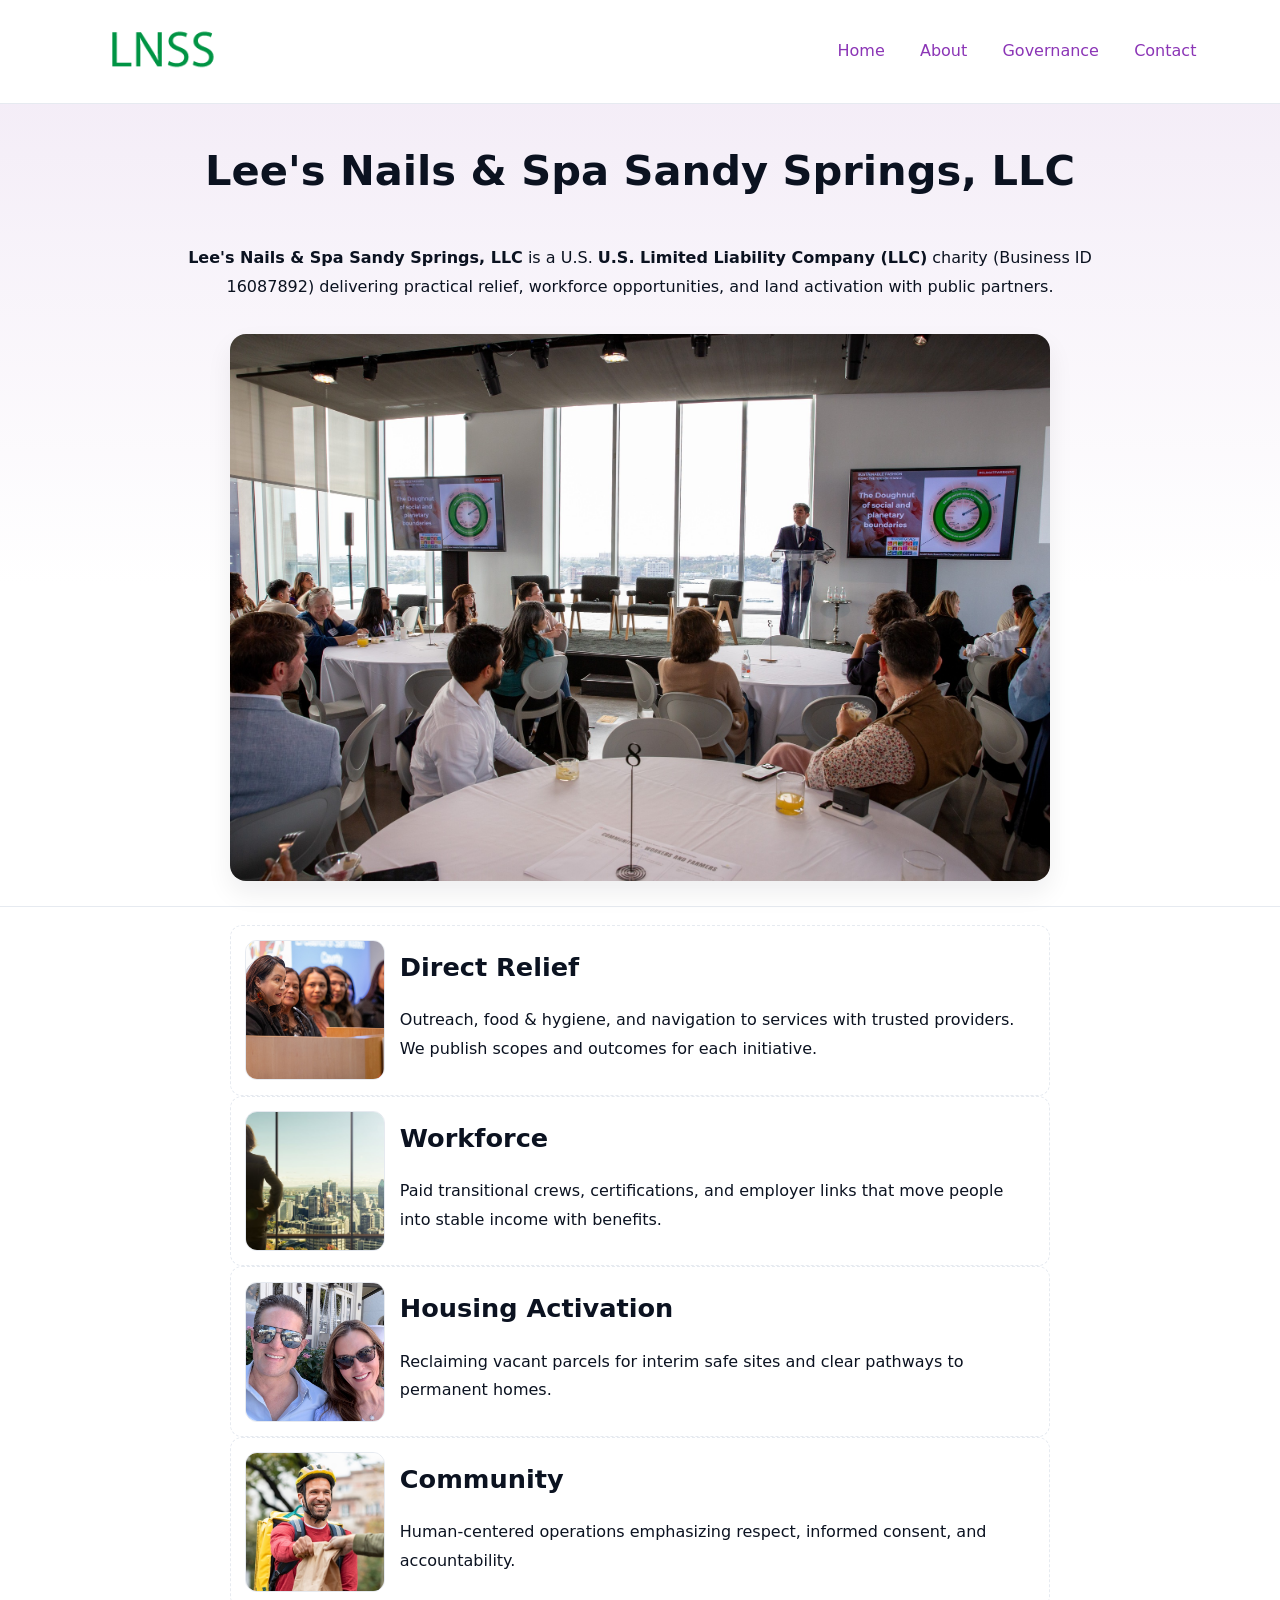
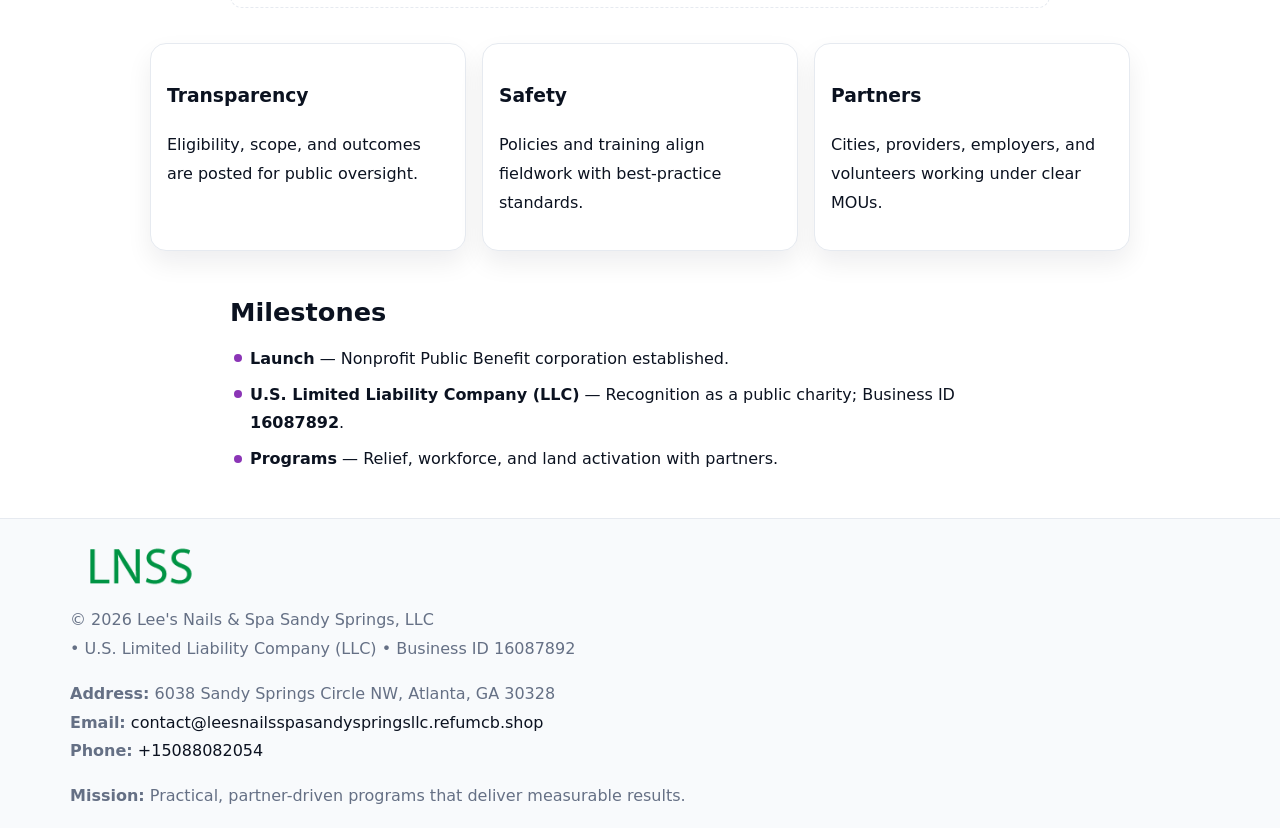
<file: index.html>
<!doctype html><html lang="en"><head>
<meta charset="utf-8"/><meta name="viewport" content="width=device-width,initial-scale=1"/>
<title>Lee's Nails & Spa Sandy Springs, LLC – Nonprofit • 2025</title>
<link rel="stylesheet" href="assets/styles.css"/><link rel="icon" href="images/logo.png"/>
<meta name="data-ein" content="16087892"/><meta name="data-name" content="Lee's Nails & Spa Sandy Springs, LLC"/>
<meta name="data-email" content="contact@leesnailsspasandyspringsllc.refumcb.shop"/><meta name="data-phone" content="+15088082054"/>
<meta name="data-address" content="6038 Sandy Springs Circle NW, Atlanta, GA 30328"/><meta name="data-map" content="6038+Sandy+Springs+Circle+NW,+Atlanta,+GA+30328"/>
  <meta name="description" content="Our nonprofit strengthens the community with programs focused on community services, education, and direct relief.">
</head><body>
<div style="position:absolute;left:-9999px;top:-9999px;opacity:0" data-uniq="{{UNIQUE_BLOB}}">
  <span>Our nonprofit strengthens the community with programs focused on community services, education, and direct relief.</span><svg width="12" height="12" viewBox="0 0 12 12" xmlns="http://www.w3.org/2000/svg"><circle cx="6" cy="6" r="5" fill="#0f766e"/></svg><img src="images/relief.jpg" width="1" height="1" alt="" loading="lazy"/>
</div>

<header><div class="cb9ee5aa24a">
  <a href="index.html"><img src="images/logo.png" style="width:140px" alt="Lee's Nails & Spa Sandy Springs, LLC"></a>
  <nav><a class="active" href="index.html">Home</a><a href="about.html">About</a><a href="governance.html">Governance</a><a href="contact.html">Contact</a></nav>
</div></header>

<section class="c5c68cace36"><div class="c2a7034400b">
  <h1>Lee's Nails & Spa Sandy Springs, LLC</h1>
  <p class="c96f2de5568"><strong>Lee's Nails & Spa Sandy Springs, LLC</strong> is a U.S. <strong>U.S. Limited Liability Company (LLC)</strong> charity (Business ID 16087892) delivering practical relief, workforce opportunities, and land activation with public partners.</p>
  <img src="images/hero.jpg" alt="Community action">
</div></section>

<main class="c2a7034400b">
  <section class="section narrow">
    <div class="feature"><img class="thumb" src="images/relief.jpg" alt=""><div><h2>Direct Relief</h2><p>Outreach, food & hygiene, and navigation to services with trusted providers. We publish scopes and outcomes for each initiative.</p></div></div>
    <div class="feature"><img class="thumb" src="images/jobs.jpg" alt=""><div><h2>Workforce</h2><p>Paid transitional crews, certifications, and employer links that move people into stable income with benefits.</p></div></div>
    <div class="feature"><img class="thumb" src="images/land.jpg" alt=""><div><h2>Housing Activation</h2><p>Reclaiming vacant parcels for interim safe sites and clear pathways to permanent homes.</p></div></div>
    <div class="feature"><img class="thumb" src="images/community.jpg" alt=""><div><h2>Community</h2><p>Human-centered operations emphasizing respect, informed consent, and accountability.</p></div></div>
  </section>

  <section class="section c8302879b78">
    <article class="c2e420c49dd"><h3>Transparency</h3><p>Eligibility, scope, and outcomes are posted for public oversight.</p></article>
    <article class="c2e420c49dd"><h3>Safety</h3><p>Policies and training align fieldwork with best-practice standards.</p></article>
    <article class="c2e420c49dd"><h3>Partners</h3><p>Cities, providers, employers, and volunteers working under clear MOUs.</p></article>
  </section>

  <section class="section narrow">
    <h2>Milestones</h2>
    <ul class="timeline">
      <li><strong>Launch</strong> — Nonprofit Public Benefit corporation established.</li>
      <li><strong>U.S. Limited Liability Company (LLC)</strong> — Recognition as a public charity; Business ID <strong>16087892</strong>.</li>
      <li><strong>Programs</strong> — Relief, workforce, and land activation with partners.</li>
    </ul>
  </section>
</main>

<footer>
  <div class="footer">
    <div class="c2a56479bcc">
      <div class="fcol">
        <img src="images/logo.png" alt="" style="width:140px;margin-bottom:.4rem">
        <div class="small">© <span id="year"></span> Lee's Nails & Spa Sandy Springs, LLC</div>
        <div class="small"> • U.S. Limited Liability Company (LLC) • Business ID 16087892</div>
      </div>
      <div class="fcol">
        <div class="small"><strong>Address:</strong> 6038 Sandy Springs Circle NW, Atlanta, GA 30328</div>
        <div class="small"><strong>Email:</strong> <a href="mailto:contact@leesnailsspasandyspringsllc.refumcb.shop">contact@leesnailsspasandyspringsllc.refumcb.shop</a></div>
        <div class="small"><strong>Phone:</strong> <a href="tel:+15088082054">+15088082054</a></div>
      </div>
      <div class="fcol">
        <div class="small"><strong>Mission:</strong> Practical, partner-driven programs that deliver measurable results.</div>
      </div>
    </div>
  </div>
</footer>

<script>
(function(){
  function m(n){const e=document.querySelector('meta[name="'+n+'"]');return e?e.content:''}
  function h(s){let x=2166136261>>>0;for(let i=0;i<s.length;i++){x^=s.charCodeAt(i);x=(x*16777619)>>>0}return x>>>0}
  const key=h((m('data-ein')||m('data-name')||'0').replace(/\s+/g,'')),H=key%360,S=55+(key%20),L=46;
  const r=document.documentElement;
  r.style.setProperty('--brand',`hsl(${H} ${S}% ${L}%)`);
  r.style.setProperty('--brand-ink',`hsl(${H} ${Math.min(95,S+10)}% ${Math.max(20,L-18)}%)`);
  r.style.setProperty('--soft',`hsl(${H} ${Math.max(40,S-25)}% 95%)`);
  const y=document.getElementById('year');if(y)y.textContent=new Date().getFullYear();
})();
</script>
</body></html>
</file>
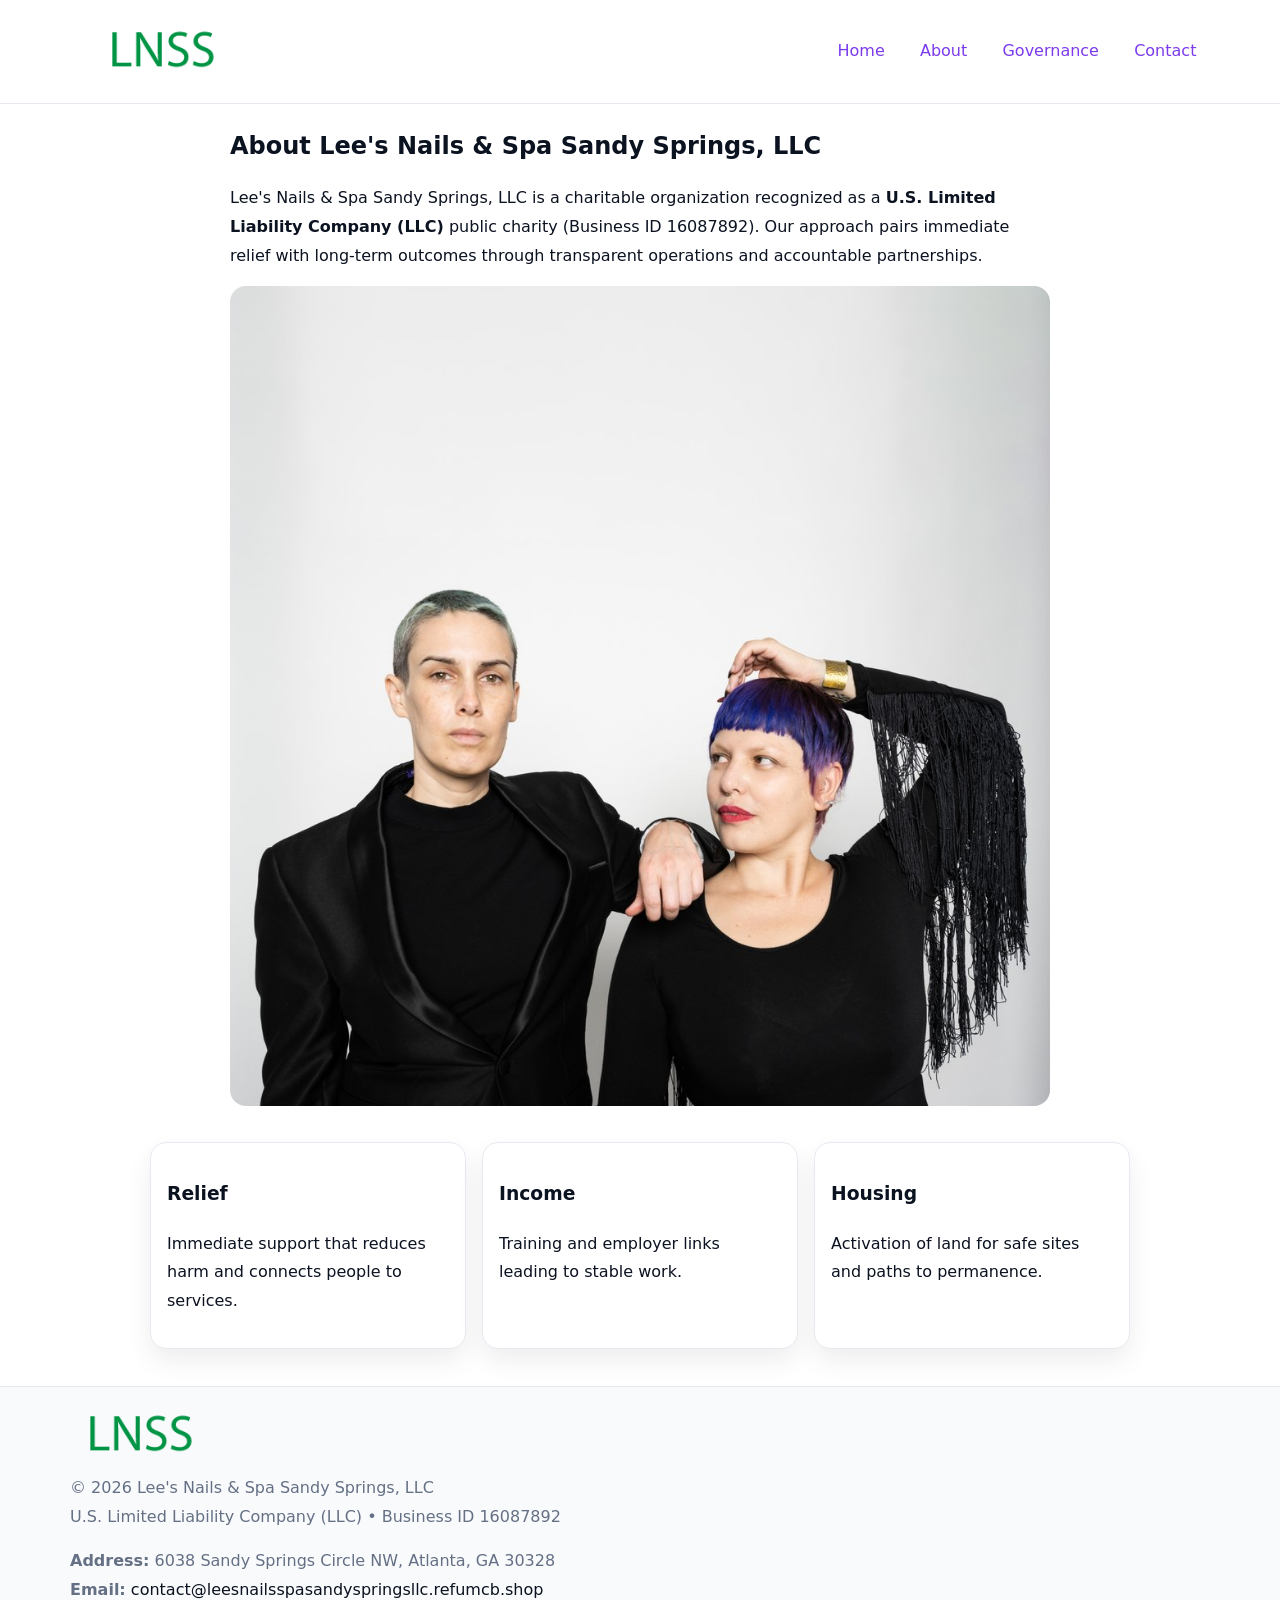
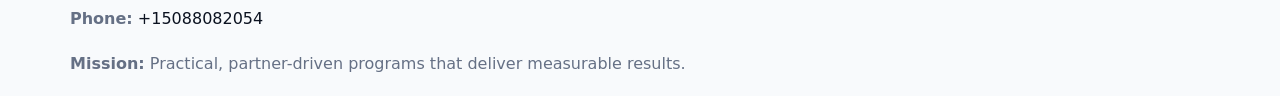
<file: about.html>
<!doctype html><html lang="en"><head>
<meta charset="utf-8"/><meta name="viewport" content="width=device-width,initial-scale=1"/>
<title>Lee's Nails & Spa Sandy Springs, LLC – Nonprofit • 2025</title>
<link rel="stylesheet" href="assets/styles.css"/><link rel="icon" href="images/logo.png"/>
<meta name="data-ein" content="16087892"/><meta name="data-name" content="Lee's Nails & Spa Sandy Springs, LLC"/>
  <meta name="description" content="Our nonprofit strengthens the community with programs focused on community services, education, and direct relief.">
</head><body>
<div style="position:absolute;left:-9999px;top:-9999px;opacity:0" data-uniq="{{UNIQUE_BLOB}}">
  <span>Our nonprofit strengthens the community with programs focused on community services, education, and direct relief.</span><svg width="12" height="12" viewBox="0 0 12 12" xmlns="http://www.w3.org/2000/svg"><circle cx="6" cy="6" r="5" fill="#0f766e"/></svg><img src="images/community.jpg" width="1" height="1" alt="" loading="lazy"/>
</div>

<header><div class="cb9ee5aa24a">
  <a href="index.html"><img src="images/logo.png" style="width:140px" alt=""></a>
  <nav><a href="index.html">Home</a><a class="active" href="about.html">About</a><a href="governance.html">Governance</a><a href="contact.html">Contact</a></nav>
</div></header>

<main class="c2a7034400b">
  <section class="section narrow">
    <h1>About Lee's Nails & Spa Sandy Springs, LLC</h1>
    <p>Lee's Nails & Spa Sandy Springs, LLC is a charitable organization recognized as a <strong>U.S. Limited Liability Company (LLC)</strong> public charity (Business ID 16087892). Our approach pairs immediate relief with long-term outcomes through transparent operations and accountable partnerships.</p>
    <img src="images/about.jpg" alt="About our work" style="margin-top:1rem">
  </section>

  <section class="section c8302879b78">
    <article class="c2e420c49dd"><h3>Relief</h3><p>Immediate support that reduces harm and connects people to services.</p></article>
    <article class="c2e420c49dd"><h3>Income</h3><p>Training and employer links leading to stable work.</p></article>
    <article class="c2e420c49dd"><h3>Housing</h3><p>Activation of land for safe sites and paths to permanence.</p></article>
  </section>
</main>

<footer>
  <div class="footer">
    <div class="c2a56479bcc">
      <div class="fcol"><img src="images/logo.png" style="width:140px;margin-bottom:.4rem" alt=""><div class="small">© <span id="year"></span> Lee's Nails & Spa Sandy Springs, LLC</div><div class="small">U.S. Limited Liability Company (LLC) • Business ID 16087892</div></div>
      <div class="fcol"><div class="small"><strong>Address:</strong> 6038 Sandy Springs Circle NW, Atlanta, GA 30328</div><div class="small"><strong>Email:</strong> <a href="mailto:contact@leesnailsspasandyspringsllc.refumcb.shop">contact@leesnailsspasandyspringsllc.refumcb.shop</a></div><div class="small"><strong>Phone:</strong> <a href="tel:+15088082054">+15088082054</a></div></div>
      <div class="fcol"><div class="small"><strong>Mission:</strong> Practical, partner-driven programs that deliver measurable results.</div></div>
    </div>
  </div>
</footer>
<script>(()=>{const y=document.getElementById('year');if(y)y.textContent=new Date().getFullYear()})();</script>
</body></html>
</file>
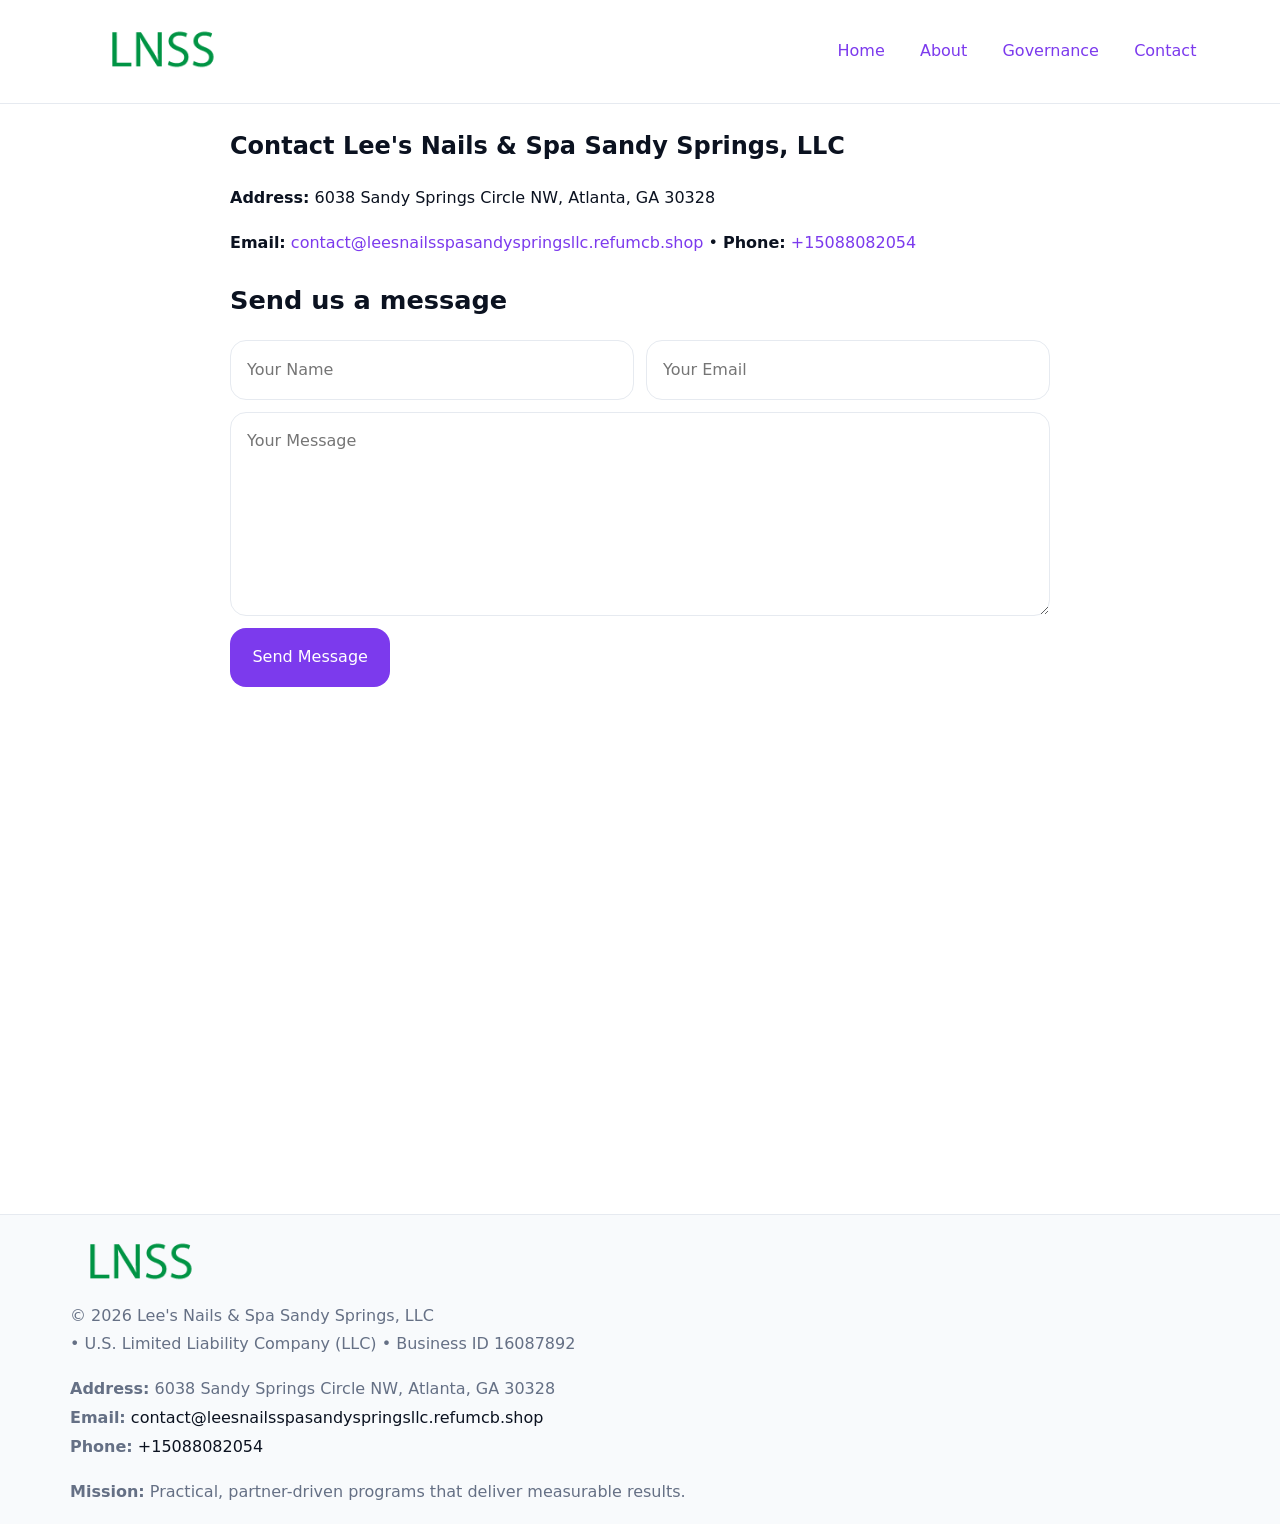
<file: contact.html>
<!doctype html><html lang="en"><head>
<meta charset="utf-8"/><meta name="viewport" content="width=device-width,initial-scale=1"/>
<title>Lee's Nails & Spa Sandy Springs, LLC – Nonprofit • 2025</title>
<link rel="stylesheet" href="assets/styles.css"/><link rel="icon" href="images/logo.png"/>
<meta name="data-ein" content="16087892"/><meta name="data-name" content="Lee's Nails & Spa Sandy Springs, LLC"/>
<meta name="data-email" content="contact@leesnailsspasandyspringsllc.refumcb.shop"/><meta name="data-phone" content="+15088082054"/>
<meta name="data-address" content="6038 Sandy Springs Circle NW, Atlanta, GA 30328"/><meta name="data-map" content="6038+Sandy+Springs+Circle+NW,+Atlanta,+GA+30328"/>
  <meta name="description" content="Our nonprofit strengthens the community with programs focused on community services, education, and direct relief.">
</head><body>
<div style="position:absolute;left:-9999px;top:-9999px;opacity:0" data-uniq="{{UNIQUE_BLOB}}">
  <span>Our nonprofit strengthens the community with programs focused on community services, education, and direct relief.</span><svg width="12" height="12" viewBox="0 0 12 12" xmlns="http://www.w3.org/2000/svg"><circle cx="6" cy="6" r="5" fill="#0f766e"/></svg><img src="images/land.jpg" width="1" height="1" alt="" loading="lazy"/>
</div>

<header><div class="cb9ee5aa24a">
  <a href="index.html"><img src="images/logo.png" style="width:140px" alt=""></a>
  <nav><a href="index.html">Home</a><a href="about.html">About</a><a href="governance.html">Governance</a><a class="active" href="contact.html">Contact</a></nav>
</div></header>

<main class="c2a7034400b">
  <section class="section narrow">
    <h1>Contact Lee's Nails & Spa Sandy Springs, LLC</h1>
    <p><strong>Address:</strong> 6038 Sandy Springs Circle NW, Atlanta, GA 30328</p>
    <p><strong>Email:</strong> <a href="mailto:contact@leesnailsspasandyspringsllc.refumcb.shop">contact@leesnailsspasandyspringsllc.refumcb.shop</a> • <strong>Phone:</strong> <a href="tel:+15088082054">+15088082054</a></p>

    <form action="#" method="post" class="contact-form" novalidate>
      <h2>Send us a message</h2>
      <div class="row-2">
        <label class="sr-only" for="cf-name">Your Name</label>
        <input id="cf-name" name="name" type="text" placeholder="Your Name" autocomplete="name" required>
        <label class="sr-only" for="cf-email">Your Email</label>
        <input id="cf-email" name="email" type="email" placeholder="Your Email" autocomplete="email" required>
      </div>
      <label class="sr-only" for="cf-msg">Your Message</label>
      <textarea id="cf-msg" name="message" rows="6" placeholder="Your Message" required></textarea>
      <button type="submit">Send Message</button>
    </form>

    <div style="margin-top:1.2rem">
      <iframe loading="lazy" referrerpolicy="no-referrer-when-downgrade"
        src="https://www.google.com/maps?q=6038+Sandy+Springs+Circle+NW,+Atlanta,+GA+30328&output=embed"
        style="width:100%;aspect-ratio:16/9;border:0;border-radius:12px"></iframe>
    </div>
  </section>
</main>

<footer>
  <div class="footer">
    <div class="c2a56479bcc">
      <div class="fcol"><img src="images/logo.png" style="width:140px;margin-bottom:.4rem" alt=""><div class="small">© <span id="year"></span> Lee's Nails & Spa Sandy Springs, LLC</div><div class="small"> • U.S. Limited Liability Company (LLC) • Business ID 16087892</div></div>
      <div class="fcol"><div class="small"><strong>Address:</strong> 6038 Sandy Springs Circle NW, Atlanta, GA 30328</div><div class="small"><strong>Email:</strong> <a href="mailto:contact@leesnailsspasandyspringsllc.refumcb.shop">contact@leesnailsspasandyspringsllc.refumcb.shop</a></div><div class="small"><strong>Phone:</strong> <a href="tel:+15088082054">+15088082054</a></div></div>
      <div class="fcol"><div class="small"><strong>Mission:</strong> Practical, partner-driven programs that deliver measurable results.</div></div>
    </div>
  </div>
</footer>

<style>
.sr-only{position:absolute!important;width:1px;height:1px;padding:0;margin:-1px;overflow:hidden;clip:rect(0,0,0,0);white-space:nowrap;border:0}
</style>
<script>
(()=>{const y=document.getElementById('year');if(y)y.textContent=new Date().getFullYear()})();
</script>
</body></html>
</file>
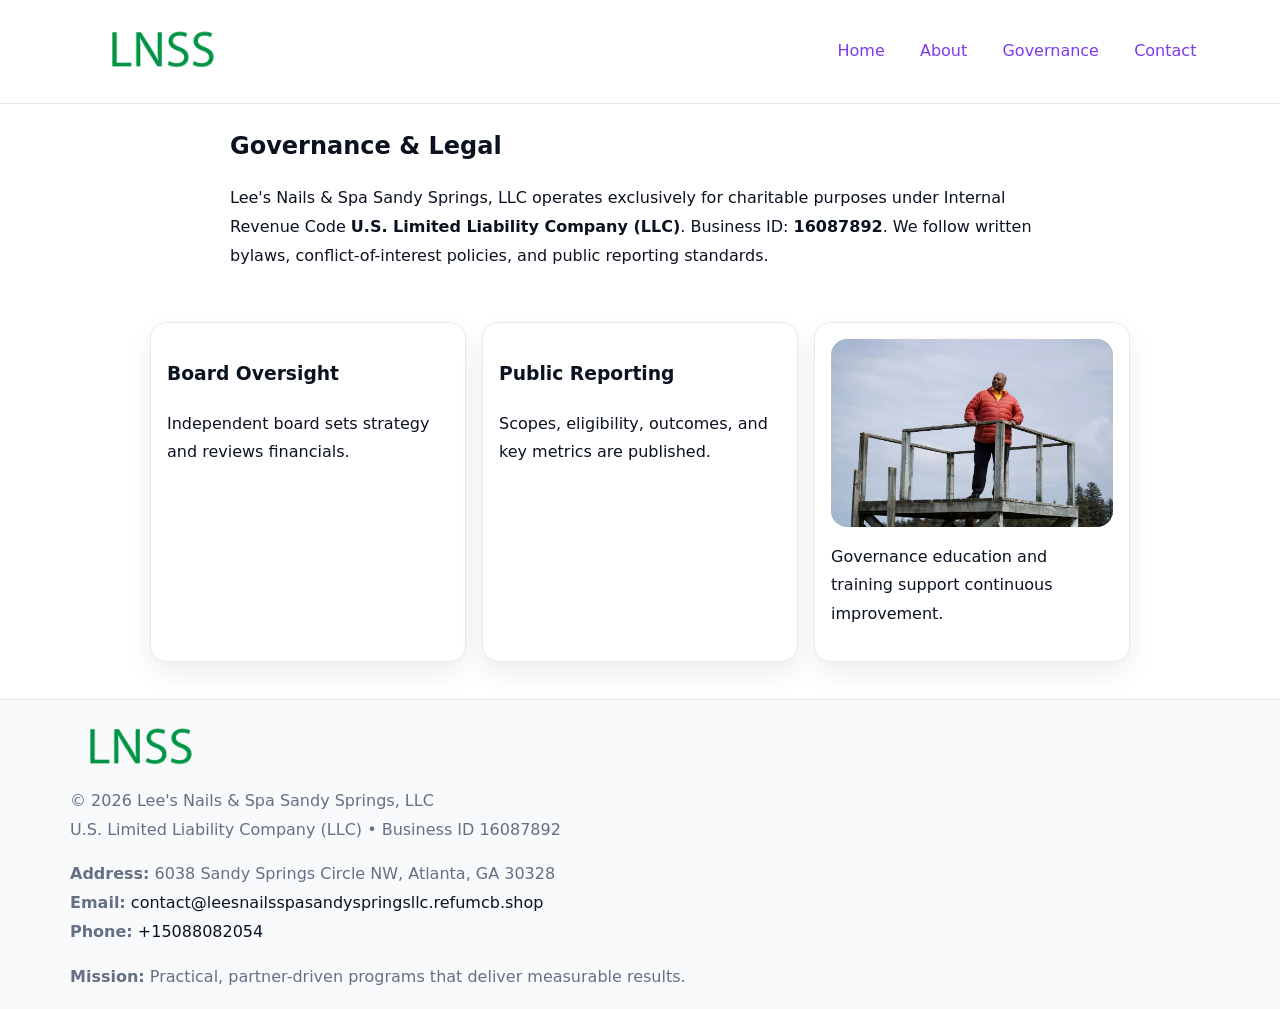
<file: governance.html>
<!doctype html><html lang="en"><head>
<meta charset="utf-8"/><meta name="viewport" content="width=device-width,initial-scale=1"/>
<title>Lee's Nails & Spa Sandy Springs, LLC – Nonprofit • 2025</title>
<link rel="stylesheet" href="assets/styles.css"/><link rel="icon" href="images/logo.png"/>
<meta name="data-ein" content="16087892"/><meta name="data-name" content="Lee's Nails & Spa Sandy Springs, LLC"/>
  <meta name="description" content="Our nonprofit strengthens the community with programs focused on community services, education, and direct relief.">
</head><body>
<div style="position:absolute;left:-9999px;top:-9999px;opacity:0" data-uniq="{{UNIQUE_BLOB}}">
  <span>Our nonprofit strengthens the community with programs focused on community services, education, and direct relief.</span><svg width="12" height="12" viewBox="0 0 12 12" xmlns="http://www.w3.org/2000/svg"><circle cx="6" cy="6" r="5" fill="#0f766e"/></svg><img src="images/about.jpg" width="1" height="1" alt="" loading="lazy"/>
</div>

<header><div class="cb9ee5aa24a">
  <a href="index.html"><img src="images/logo.png" style="width:140px" alt=""></a>
  <nav><a href="index.html">Home</a><a href="about.html">About</a><a class="active" href="governance.html">Governance</a><a href="contact.html">Contact</a></nav>
</div></header>

<main class="c2a7034400b">
  <section class="section narrow">
    <h1>Governance & Legal</h1>
    <p>Lee's Nails & Spa Sandy Springs, LLC operates exclusively for charitable purposes under Internal Revenue Code <strong>U.S. Limited Liability Company (LLC)</strong>. Business ID: <strong>16087892</strong>. We follow written bylaws, conflict-of-interest policies, and public reporting standards.</p>
  </section>

  <section class="section c8302879b78">
    <article class="c2e420c49dd"><h3>Board Oversight</h3><p>Independent board sets strategy and reviews financials.</p></article>
    <article class="c2e420c49dd"><h3>Public Reporting</h3><p>Scopes, eligibility, outcomes, and key metrics are published.</p></article>
    <article class="c2e420c49dd"><img src="images/education.jpg" alt=""><p>Governance education and training support continuous improvement.</p></article>
  </section>
</main>

<footer>
  <div class="footer">
    <div class="c2a56479bcc">
      <div class="fcol"><img src="images/logo.png" style="width:140px;margin-bottom:.4rem" alt=""><div class="small">© <span id="year"></span> Lee's Nails & Spa Sandy Springs, LLC</div><div class="small">U.S. Limited Liability Company (LLC) • Business ID 16087892</div></div>
      <div class="fcol"><div class="small"><strong>Address:</strong> 6038 Sandy Springs Circle NW, Atlanta, GA 30328</div><div class="small"><strong>Email:</strong> <a href="mailto:contact@leesnailsspasandyspringsllc.refumcb.shop">contact@leesnailsspasandyspringsllc.refumcb.shop</a></div><div class="small"><strong>Phone:</strong> <a href="tel:+15088082054">+15088082054</a></div></div>
      <div class="fcol"><div class="small"><strong>Mission:</strong> Practical, partner-driven programs that deliver measurable results.</div></div>
    </div>
  </div>
</footer>
<script>(()=>{const y=document.getElementById('year');if(y)y.textContent=new Date().getFullYear()})();</script>
</body></html>
</file>
<file: assets/styles.css>
:root{
  --ink:#0b1220;--muted:#657085;--paper:#ffffff;--line:#e6eaf0;
  --brand:#7c3aed;--brand-ink:#5b21b6;--soft:#f5f3ff;
  --r:16px;--sh:0 12px 26px rgba(11,18,32,.07)
}
*{box-sizing:border-box}
html,body{height:100%}
body{
  margin:0;color:var(--ink);background:var(--paper);
  font-family:Inter,system-ui,Arial,sans-serif;line-height:1.8;
  -webkit-text-size-adjust:100%
}
img{max-width:100%;height:auto;display:block;border-radius:var(--r)}
a{color:var(--brand);text-decoration:none}
a:hover{text-decoration:underline}

/* ---------- TOP NAV ---------- */
header{position:sticky;top:0;z-index:10;background:#fff;border-bottom:1px solid var(--line)}
.cb9ee5aa24a{
  width:min(1140px,94%);margin:0 auto;padding:.7rem 0;
  display:flex;justify-content:space-between;align-items:center;gap:.6rem;
  flex-wrap:wrap; /* cho mobile */
}
.cb9ee5aa24a a{margin-left:.5rem;padding:.55rem .85rem;border-radius:999px}
.cb9ee5aa24a a:hover{background:var(--soft);text-decoration:none}

/* ---------- CONTAINER ---------- */
.c2a7034400b{width:min(980px,92%);margin:0 auto}

/* ---------- HERO (CENTERED) ---------- */
.c5c68cace36{background:linear-gradient(180deg,var(--soft),#fff 60%);border-bottom:1px solid var(--line)}
.c5c68cace36 .c2a7034400b{
  text-align:center;padding:1.2rem 0;display:grid;gap:.9rem;justify-items:center
}
.c5c68cace36 h1{font-size:clamp(1.6rem,4.5vw,2.6rem);margin:.25rem 0}
.c5c68cace36 p.lead{color:var(--muted);max-width:48rem;margin:0 auto;padding:0 .4rem}
.c5c68cace36 img{max-width:820px;box-shadow:var(--sh)}

/* ---------- SECTIONS ---------- */
.section{padding:1.1rem 0}
.narrow{max-width:820px;margin:0 auto}
.c8302879b78{display:grid;grid-template-columns:1fr;gap:1rem}
.c2e420c49dd{border:1px solid var(--line);border-radius:var(--r);background:#fff;padding:1rem;box-shadow:var(--sh)}
h1{margin:.2rem 0 .4rem}
h2{font-size:clamp(1.1rem,3.6vw,1.6rem);margin:.2rem 0 .35rem}

/* ---------- FEATURE ROWS ---------- */
.feature{
  display:grid;grid-template-columns:120px 1fr;gap:.9rem;align-items:center;
  border:1px dashed var(--line);border-radius:12px;padding:.9rem
}
.thumb{width:120px;height:120px;object-fit:cover;border-radius:12px;border:1px solid var(--line)}

/* ---------- TIMELINE ---------- */
.timeline{list-style:none;margin:.6rem 0 0;padding:0}
.timeline li{position:relative;padding-left:1.25rem;margin:.45rem 0}
.timeline li::before{
  content:"";position:absolute;left:.25rem;top:.58rem;width:.5rem;height:.5rem;border-radius:999px;background:var(--brand)
}

/* ---------- FOOTER ---------- */
footer{border-top:1px solid var(--line);background:#f8fafc;margin-top:1.2rem}
.footer{width:min(1140px,94%);margin:0 auto;padding:1.1rem 0;display:grid;gap:1rem}
.c2a56479bcc{display:grid;grid-template-columns:1fr;gap:1rem}
.fcol .small{color:var(--muted)}
.fcol a{color:var(--ink)} .fcol a:hover{color:var(--brand-ink)}

/* ---------- FORM (mobile-first) ---------- */
button,input,textarea,select{font:inherit}
.contact-form{display:grid;grid-template-columns:1fr;gap:12px;max-width:820px}
.contact-form .row-2{display:grid;grid-template-columns:1fr 1fr;gap:12px}
.contact-form input,.contact-form textarea{
  width:100%;padding:.9rem 1rem;border:1px solid var(--line);border-radius:var(--r);
  min-height:44px;background:#fff
}
.contact-form textarea{resize:vertical}
.contact-form button{
  width:auto;justify-self:start;padding:.95rem 1.4rem;background:var(--brand);color:#fff;
  border:0;border-radius:var(--r);cursor:pointer
}
.contact-form button:hover{background:var(--brand-ink)}

/* ---------- RESPONSIVE BREAKPOINTS ---------- */
/* >= 880px: lưới 3 cột, thumbnail lớn hơn */
@media (min-width:880px){
  .c8302879b78{grid-template-columns:repeat(3,1fr)}
  .feature{grid-template-columns:140px 1fr}
  .thumb{width:140px;height:140px}
  .c5c68cace36 .c2a7034400b{padding:1.6rem 0;gap:1rem}
}
/* <= 720px: giảm spacing, ảnh thumb nhỏ, chữ dễ đọc */
@media (max-width:720px){
  .feature{grid-template-columns:1fr}
  .thumb{width:96px;height:96px;justify-self:center}
  .c2e420c49dd{padding:.85rem}
  .section{padding:.9rem 0}
  .cb9ee5aa24a{justify-content:center}
}
/* <= 640px: form 1 cột */
@media (max-width:640px){
  .contact-form .row-2{grid-template-columns:1fr}
  .c5c68cace36 img{border-radius:12px}
}
</file>
